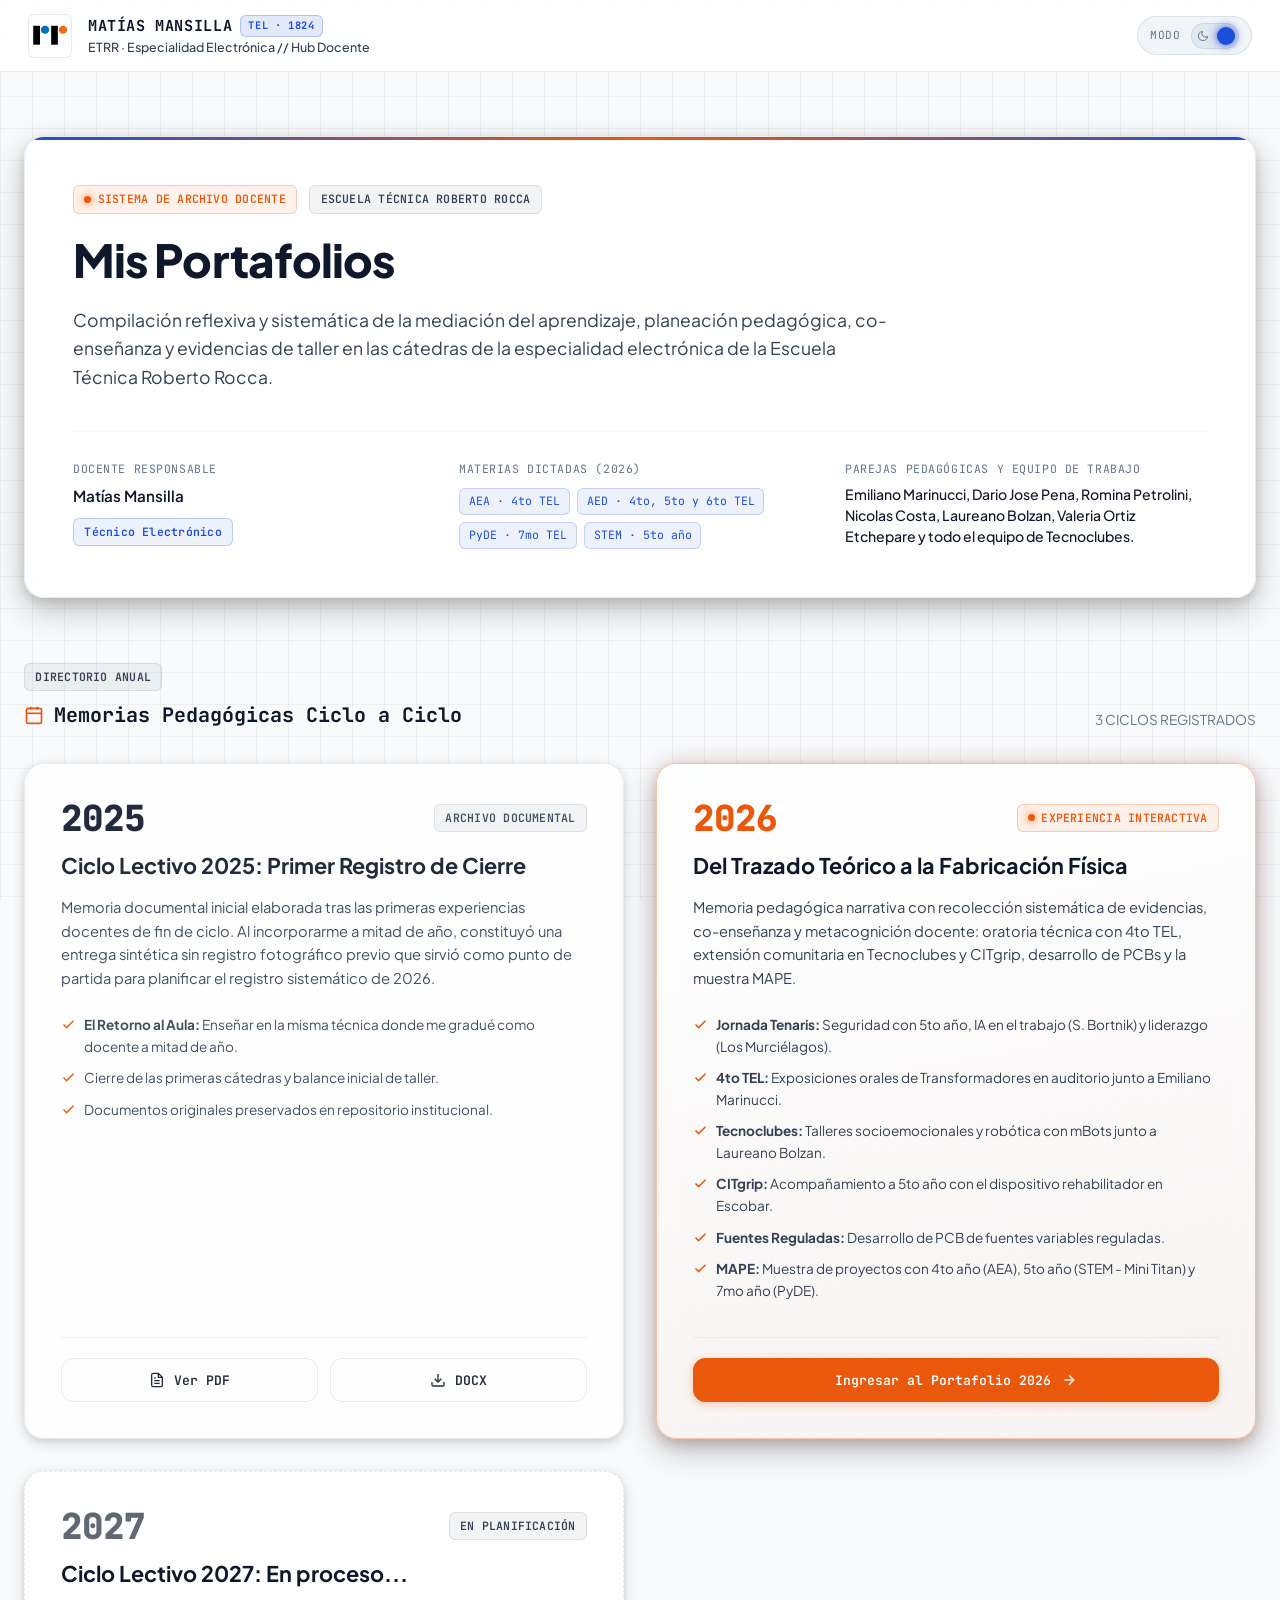
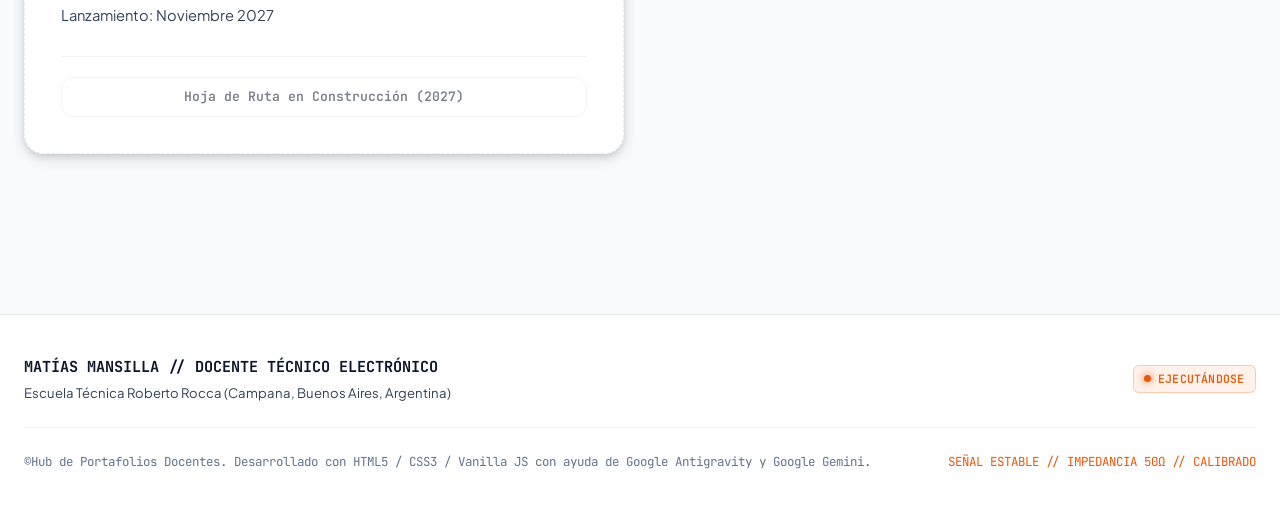
<file: index.html>
<!DOCTYPE html>
<html lang="es">
<head>
  <meta charset="UTF-8">
  <meta name="viewport" content="width=device-width, initial-scale=1.0">
  <title>Mis Portafolios // Matías Mansilla · ETRR</title>
  <meta name="description" content="Centro de archivo docente y memorias pedagógicas anuales de la especialidad electrónica en la Escuela Técnica Roberto Rocca.">

  <!-- Tipografías de Google Fonts -->
  <link rel="preconnect" href="https://fonts.googleapis.com">
  <link rel="preconnect" href="https://fonts.gstatic.com" crossorigin>
  <link href="https://fonts.googleapis.com/css2?family=JetBrains+Mono:wght@400;500;600;700;800&family=Plus+Jakarta+Sans:wght@400;500;600;700;800&display=swap" rel="stylesheet">

  <!-- Estilos Comunes y Específicos del Hub -->
  <link rel="stylesheet" href="./css/common.css">
  <link rel="stylesheet" href="./css/hub.css">

  <!-- Inicialización de Tema -->
  <script src="./js/theme.js"></script>
</head>
<body>

  <!-- =========================================================================
       CABECERA INSTITUCIONAL Y CONTROL DE TEMA
       ========================================================================= -->
  <header class="site-header">
    <div class="header-container">
      <a href="./index.html" class="brand-wrapper" title="Ir al inicio del Hub">
        <img src="./assets/img/Logo ETRR.jpg" alt="Logo Escuela Técnica Roberto Rocca" class="brand-logo-img">
        <div class="brand-text">
          <div class="brand-title">
            <span>MATÍAS MANSILLA</span>
            <span class="brand-tag">TEL · 1824</span>
          </div>
          <div class="brand-subtitle">ETRR · Especialidad Electrónica // Hub Docente</div>
        </div>
      </a>

      <div class="header-actions">
        <!-- Interruptor Electrónico Claro / Oscuro -->
        <div class="theme-switch-box" title="Alternar entre Modo Oscuro (Osciloscopio) y Modo Claro (Datasheet)">
          <span class="theme-switch-label">MODO</span>
          <label class="switch-control" for="theme-toggle-hub">
            <input type="checkbox" id="theme-toggle-hub" data-theme-toggle aria-label="Cambiar tema de color">
            <span class="switch-slider">
              <!-- Luna (Oscuro) -->
              <svg class="switch-icon" viewBox="0 0 24 24" fill="none" stroke="currentColor" stroke-width="2">
                <path d="M21 12.79A9 9 0 1 1 11.21 3 7 7 0 0 0 21 12.79z"></path>
              </svg>
              <!-- Sol (Claro) -->
              <svg class="switch-icon" viewBox="0 0 24 24" fill="none" stroke="currentColor" stroke-width="2">
                <circle cx="12" cy="12" r="5"></circle>
                <line x1="12" y1="1" x2="12" y2="3"></line>
                <line x1="12" y1="21" x2="12" y2="23"></line>
                <line x1="4.22" y1="4.22" x2="5.64" y2="5.64"></line>
                <line x1="18.36" y1="18.36" x2="19.78" y2="19.78"></line>
                <line x1="1" y1="12" x2="3" y2="12"></line>
                <line x1="21" y1="12" x2="23" y2="12"></line>
                <line x1="4.22" y1="19.78" x2="5.64" y2="18.36"></line>
                <line x1="18.36" y1="5.64" x2="19.78" y2="4.22"></line>
              </svg>
            </span>
          </label>
        </div>
      </div>
    </div>
  </header>

  <!-- =========================================================================
       HERO PRINCIPAL CON ESTÉTICA GLASSMORPHISM
       ========================================================================= -->
  <main>
    <section class="hub-hero">
      <div class="hub-hero-card scroll-reveal">
        <div class="hub-hero-header">
          <div class="hub-telemetry-strip">
            <span class="tech-badge orange">
              <span class="status-dot"></span>
              SISTEMA DE ARCHIVO DOCENTE
            </span>
            <span class="tech-badge gray">ESCUELA TÉCNICA ROBERTO ROCCA</span>
          </div>

          <h1 class="hub-title">
            Mis Portafolios
          </h1>

          <p class="hub-subtitle">
            Compilación reflexiva y sistemática de la mediación del aprendizaje, planeación pedagógica, co-enseñanza y evidencias de taller en las cátedras de la especialidad electrónica de la Escuela Técnica Roberto Rocca.
          </p>
        </div>

        <!-- Ficha de Cátedras, Parejas Pedagógicas y Equipo de Trabajo -->
        <div class="teacher-profile-grid">
          <div class="teacher-meta-item">
            <span class="teacher-meta-label">DOCENTE RESPONSABLE</span>
            <span class="teacher-meta-val">Matías Mansilla</span>
            <span class="tech-badge" style="width: fit-content; margin-top: 0.25rem;">
              Técnico Electrónico
            </span>
          </div>

          <div class="teacher-meta-item">
            <span class="teacher-meta-label">MATERIAS DICTADAS (2026)</span>
            <div class="subject-pills">
              <span class="subject-pill" title="Aplicaciones de Electrónica Analógica">AEA · 4to TEL</span>
              <span class="subject-pill" title="Aplicaciones de Electrónica Digital">AED · 4to, 5to y 6to TEL</span>
              <span class="subject-pill" title="Proyecto y Diseño Electrónico">PyDE · 7mo TEL</span>
              <span class="subject-pill" title="Ciencia, Tecnología, Ingeniería y Matemáticas">STEM · 5to año</span>
            </div>
          </div>

          <div class="teacher-meta-item">
            <span class="teacher-meta-label">PAREJAS PEDAGÓGICAS Y EQUIPO DE TRABAJO</span>
            <span class="teacher-meta-val" style="font-size: 0.88rem; font-weight: 500; line-height: 1.5;">
              Emiliano Marinucci, Dario Jose Pena, Romina Petrolini, Nicolas Costa, Laureano Bolzan, Valeria Ortiz Etchepare y todo el equipo de Tecnoclubes.
            </span>
          </div>
        </div>
      </div>
    </section>

    <!-- =========================================================================
         REGISTRO DE PORTAFOLIOS POR CICLO LECTIVO (ORDEN CRONOLÓGICO 2 COLUMNAS)
         ========================================================================= -->
    <section class="portfolios-section">
      <div class="section-heading-box scroll-reveal">
        <div>
          <div class="tech-badge gray" style="margin-bottom: 0.5rem;">DIRECTORIO ANUAL</div>
          <h2 class="section-title">
            <svg width="20" height="20" viewBox="0 0 24 24" fill="none" stroke="var(--accent-orange)" stroke-width="2">
              <rect x="3" y="4" width="18" height="18" rx="2" ry="2"></rect>
              <line x1="16" y1="2" x2="16" y2="6"></line>
              <line x1="8" y1="2" x2="8" y2="6"></line>
              <line x1="3" y1="10" x2="21" y2="10"></line>
            </svg>
            Memorias Pedagógicas Ciclo a Ciclo
          </h2>
        </div>
        <span class="section-count font-mono">3 CICLOS REGISTRADOS</span>
      </div>

      <div class="portfolios-grid scroll-reveal-group">

        <!-- ===================================================================
             CICLO 2025 (PRIMERO EN ORDEN CRONOLÓGICO)
             =================================================================== -->
        <article class="portfolio-card card-archived scroll-reveal">
          <div class="card-top">
            <div class="card-header-bar">
              <span class="card-year-badge">2025</span>
              <span class="tech-badge gray">ARCHIVO DOCUMENTAL</span>
            </div>

            <h3 class="card-title">Ciclo Lectivo 2025: Primer Registro de Cierre</h3>
            <p class="card-desc">
              Memoria documental inicial elaborada tras las primeras experiencias docentes de fin de ciclo. Al incorporarme a mitad de año, constituyó una entrega sintética sin registro fotográfico previo que sirvió como punto de partida para planificar el registro sistemático de 2026.
            </p>

            <ul class="card-highlights">
              <li>
                <svg viewBox="0 0 24 24" fill="none" stroke="currentColor" stroke-width="2.5"><polyline points="20 6 9 17 4 12"></polyline></svg>
                <span><strong>El Retorno al Aula:</strong> Enseñar en la misma técnica donde me gradué como docente a mitad de año.</span>
              </li>
              <li>
                <svg viewBox="0 0 24 24" fill="none" stroke="currentColor" stroke-width="2.5"><polyline points="20 6 9 17 4 12"></polyline></svg>
                <span>Cierre de las primeras cátedras y balance inicial de taller.</span>
              </li>
              <li>
                <svg viewBox="0 0 24 24" fill="none" stroke="currentColor" stroke-width="2.5"><polyline points="20 6 9 17 4 12"></polyline></svg>
                <span>Documentos originales preservados en repositorio institucional.</span>
              </li>
            </ul>
          </div>

          <div class="card-footer-actions">
            <a href="./2025/Portfolio%202025%20-%20Matias%20Mansilla.pdf" target="_blank" class="btn btn-outline" style="flex: 1;">
              <svg width="16" height="16" viewBox="0 0 24 24" fill="none" stroke="currentColor" stroke-width="2">
                <path d="M14 2H6a2 2 0 0 0-2 2v16a2 2 0 0 0 2 2h12a2 2 0 0 0 2-2V8z"></path>
                <polyline points="14 2 14 8 20 8"></polyline>
                <line x1="16" y1="13" x2="8" y2="13"></line>
                <line x1="16" y1="17" x2="8" y2="17"></line>
                <polyline points="10 9 9 9 8 9"></polyline>
              </svg>
              <span>Ver PDF</span>
            </a>
            <a href="./2025/Portfolio%202025%20-%20Matias%20Mansilla.docx" class="btn btn-outline" download style="flex: 1;" title="Descargar copia editable">
              <svg width="16" height="16" viewBox="0 0 24 24" fill="none" stroke="currentColor" stroke-width="2">
                <path d="M21 15v4a2 2 0 0 1-2 2H5a2 2 0 0 1-2-2v-4"></path>
                <polyline points="7 10 12 15 17 10"></polyline>
                <line x1="12" y1="15" x2="12" y2="3"></line>
              </svg>
              <span>DOCX</span>
            </a>
          </div>
        </article>

        <!-- ===================================================================
             CICLO 2026: EXPERIENCIA INTERACTIVA (SEGUNDO EN ORDEN)
             =================================================================== -->
        <article class="portfolio-card card-featured scroll-reveal">
          <div class="card-top">
            <div class="card-header-bar">
              <span class="card-year-badge">2026</span>
              <span class="tech-badge orange">
                <span class="status-dot"></span>
                EXPERIENCIA INTERACTIVA
              </span>
            </div>

            <h3 class="card-title">Del Trazado Teórico a la Fabricación Física</h3>
            <p class="card-desc">
              Memoria pedagógica narrativa con recolección sistemática de evidencias, co-enseñanza y metacognición docente: oratoria técnica con 4to TEL, extensión comunitaria en Tecnoclubes y CITgrip, desarrollo de PCBs y la muestra MAPE.
            </p>

            <ul class="card-highlights">
              <li>
                <svg viewBox="0 0 24 24" fill="none" stroke="currentColor" stroke-width="2.5"><polyline points="20 6 9 17 4 12"></polyline></svg>
                <span><strong>Jornada Tenaris:</strong> Seguridad con 5to año, IA en el trabajo (S. Bortnik) y liderazgo (Los Murciélagos).</span>
              </li>
              <li>
                <svg viewBox="0 0 24 24" fill="none" stroke="currentColor" stroke-width="2.5"><polyline points="20 6 9 17 4 12"></polyline></svg>
                <span><strong>4to TEL:</strong> Exposiciones orales de Transformadores en auditorio junto a Emiliano Marinucci.</span>
              </li>
              <li>
                <svg viewBox="0 0 24 24" fill="none" stroke="currentColor" stroke-width="2.5"><polyline points="20 6 9 17 4 12"></polyline></svg>
                <span><strong>Tecnoclubes:</strong> Talleres socioemocionales y robótica con mBots junto a Laureano Bolzan.</span>
              </li>
              <li>
                <svg viewBox="0 0 24 24" fill="none" stroke="currentColor" stroke-width="2.5"><polyline points="20 6 9 17 4 12"></polyline></svg>
                <span><strong>CITgrip:</strong> Acompañamiento a 5to año con el dispositivo rehabilitador en Escobar.</span>
              </li>
              <li>
                <svg viewBox="0 0 24 24" fill="none" stroke="currentColor" stroke-width="2.5"><polyline points="20 6 9 17 4 12"></polyline></svg>
                <span><strong>Fuentes Reguladas:</strong> Desarrollo de PCB de fuentes variables reguladas.</span>
              </li>
              <li>
                <svg viewBox="0 0 24 24" fill="none" stroke="currentColor" stroke-width="2.5"><polyline points="20 6 9 17 4 12"></polyline></svg>
                <span><strong>MAPE:</strong> Muestra de proyectos con 4to año (AEA), 5to año (STEM - Mini Titan) y 7mo año (PyDE).</span>
              </li>
            </ul>
          </div>

          <div class="card-footer-actions">
            <a href="./2026/index.html" class="btn btn-accent" style="width: 100%;">
              <span>Ingresar al Portafolio 2026</span>
              <svg width="16" height="16" viewBox="0 0 24 24" fill="none" stroke="currentColor" stroke-width="2">
                <line x1="5" y1="12" x2="19" y2="12"></line>
                <polyline points="12 5 19 12 12 19"></polyline>
              </svg>
            </a>
          </div>
        </article>

        <!-- ===================================================================
             CICLO 2027: PROYECCIÓN / ROADMAP (TERCERO EN ORDEN)
             =================================================================== -->
        <article class="portfolio-card card-upcoming scroll-reveal">
          <div class="card-top">
            <div class="card-header-bar">
              <span class="card-year-badge" style="opacity: 0.65;">2027</span>
              <span class="tech-badge gray">EN PLANIFICACIÓN</span>
            </div>

            <h3 class="card-title">Ciclo Lectivo 2027: En proceso...</h3>
            <p class="card-desc">
              Lanzamiento: Noviembre 2027
            </p>
          </div>

          <div class="card-footer-actions">
            <button class="btn btn-outline" disabled style="width: 100%; opacity: 0.55; cursor: not-allowed;">
              <span>Hoja de Ruta en Construcción (2027)</span>
            </button>
          </div>
        </article>

      </div>
    </section>
  </main>

  <!-- =========================================================================
       PIE DE PÁGINA INSTITUCIONAL
       ========================================================================= -->
  <footer class="site-footer">
    <div class="footer-container">
      <div class="footer-top">
        <div>
          <div style="font-family: var(--font-mono); font-weight: 700; font-size: 0.95rem; color: var(--text-primary);">
            MATÍAS MANSILLA // DOCENTE TÉCNICO ELECTRÓNICO
          </div>
          <div style="font-size: 0.82rem; color: var(--text-secondary); margin-top: 0.2rem;">
            Escuela Técnica Roberto Rocca (Campana, Buenos Aires, Argentina)
          </div>
        </div>

        <div style="display: flex; gap: 0.75rem; flex-wrap: wrap; align-items: center;">
          <span class="tech-badge orange">
            <span class="status-dot"></span>
            EJECUTÁNDOSE
          </span>
        </div>
      </div>

      <div class="footer-bottom">
        <div>&copy;Hub de Portafolios Docentes. Desarrollado con HTML5 / CSS3 / Vanilla JS con ayuda de Google Antigravity y Google Gemini.</div>
        <div style="color: var(--accent-orange);">SEÑAL ESTABLE // IMPEDANCIA 50Ω // CALIBRADO </div>
      </div>
    </div>
  </footer>

  <!-- Scripts -->
  <script src="./js/lightbox.js"></script>
  <script src="./js/scroll-effects.js"></script>
</body>
</html>
</file>
<file: css/common.css>
/* ==========================================================================
   CSS COMÚN & SISTEMA DE DISEÑO TÉCNICO
   Hub de Portafolios & Ciclo 2026 - Matías Mansilla (ETRR)
   ========================================================================== */

:root {
  /* Fuentes */
  --font-sans: 'Plus Jakarta Sans', -apple-system, BlinkMacSystemFont, 'Segoe UI', Roboto, Helvetica, Arial, sans-serif;
  --font-mono: 'JetBrains Mono', 'Fira Code', 'SF Mono', Consolas, Menlo, monospace;

  /* Transiciones */
  --transition-fast: 0.18s cubic-bezier(0.16, 1, 0.3, 1);
  --transition-normal: 0.32s cubic-bezier(0.16, 1, 0.3, 1);
  --transition-slow: 0.6s cubic-bezier(0.16, 1, 0.3, 1);

  /* Sombras y elevaciones */
  --shadow-sm: 0 1px 3px rgba(0, 0, 0, 0.12), 0 1px 2px rgba(0, 0, 0, 0.08);
  --shadow-md: 0 4px 14px rgba(0, 0, 0, 0.16), 0 2px 6px rgba(0, 0, 0, 0.08);
  --shadow-lg: 0 12px 32px rgba(0, 0, 0, 0.24), 0 4px 12px rgba(0, 0, 0, 0.12);
  --shadow-glow-blue: 0 0 24px rgba(14, 165, 233, 0.28);
  --shadow-glow-orange: 0 0 24px rgba(249, 115, 22, 0.28);

  /* Radio de bordes */
  --radius-sm: 6px;
  --radius-md: 12px;
  --radius-lg: 20px;
  --radius-full: 9999px;
}

/* --------------------------------------------------------------------------
   MODO OSCURO (POR DEFECTO - Estilo Osciloscopio / PCB Nocturno)
   -------------------------------------------------------------------------- */
:root, [data-theme="dark"] {
  --bg-primary: #0B0F19;
  --bg-secondary: #111827;
  --bg-tertiary: #1E293B;

  --bg-card: rgba(17, 24, 39, 0.72);
  --bg-card-hover: rgba(30, 41, 59, 0.85);
  --bg-card-solid: #131D2E;

  --border-color: rgba(255, 255, 255, 0.08);
  --border-subtle: rgba(255, 255, 255, 0.04);
  --border-highlight: rgba(14, 165, 233, 0.45);
  --border-orange: rgba(249, 115, 22, 0.45);

  --text-primary: #F1F5F9;
  --text-secondary: #94A3B8;
  --text-muted: #64748B;
  --text-inverse: #0B0F19;

  /* Acentos */
  --accent-blue: #0EA5E9;       /* Azul Eléctrico */
  --accent-blue-deep: #2563EB;
  --accent-blue-rgb: 14, 165, 233;

  --accent-orange: #F97316;     /* Naranja Técnico Activo */
  --accent-orange-deep: #EA580C;
  --accent-orange-rgb: 249, 115, 22;

  --accent-green: #10B981;      /* Señal OK / Pasó test */
  --accent-red: #EF4444;        /* Señal Alerta / Falla */

  --grid-line: rgba(255, 255, 255, 0.035);
  --pcb-trace-color: rgba(14, 165, 233, 0.22);
  --pcb-trace-active: #F97316;

  --backdrop-blur: blur(14px);
  --code-bg: rgba(0, 0, 0, 0.45);
}

/* --------------------------------------------------------------------------
   MODO CLARO (Estilo Datasheet / Esquemático Técnico)
   -------------------------------------------------------------------------- */
[data-theme="light"] {
  --bg-primary: #F8FAFC;
  --bg-secondary: #F1F5F9;
  --bg-tertiary: #E2E8F0;

  --bg-card: rgba(255, 255, 255, 0.88);
  --bg-card-hover: rgba(255, 255, 255, 0.98);
  --bg-card-solid: #FFFFFF;

  --border-color: rgba(15, 23, 42, 0.09);
  --border-subtle: rgba(15, 23, 42, 0.05);
  --border-highlight: rgba(29, 78, 216, 0.35);
  --border-orange: rgba(234, 88, 12, 0.35);

  --text-primary: #0F172A;
  --text-secondary: #334155;
  --text-muted: #64748B;
  --text-inverse: #F8FAFC;

  /* Acentos */
  --accent-blue: #1D4ED8;       /* Azul Institucional */
  --accent-blue-deep: #1E40AF;
  --accent-blue-rgb: 29, 78, 216;

  --accent-orange: #EA580C;     /* Naranja Técnico */
  --accent-orange-deep: #C2410C;
  --accent-orange-rgb: 234, 88, 12;

  --accent-green: #059669;
  --accent-red: #DC2626;

  --grid-line: rgba(15, 23, 42, 0.045);
  --pcb-trace-color: rgba(29, 78, 216, 0.15);
  --pcb-trace-active: #EA580C;

  --backdrop-blur: blur(14px);
  --code-bg: rgba(15, 23, 42, 0.05);
}

/* --------------------------------------------------------------------------
   RESET & CONFIGURACIÓN BASE
   -------------------------------------------------------------------------- */
*, *::before, *::after {
  box-sizing: border-box;
  margin: 0;
  padding: 0;
}

html {
  font-size: 16px;
  scroll-behavior: smooth;
  -webkit-font-smoothing: antialiased;
  -moz-osx-font-smoothing: grayscale;
}

body {
  font-family: var(--font-sans);
  background-color: var(--bg-primary);
  color: var(--text-primary);
  line-height: 1.6;
  min-height: 100vh;
  position: relative;
  overflow-x: hidden;
  transition: background-color var(--transition-normal), color var(--transition-normal);
}

/* Fondo con retícula técnica de ingeniería */
body::before {
  content: '';
  position: fixed;
  inset: 0;
  background-image: 
    linear-gradient(to right, var(--grid-line) 1px, transparent 1px),
    linear-gradient(to bottom, var(--grid-line) 1px, transparent 1px);
  background-size: 32px 32px;
  pointer-events: none;
  z-index: 0;
}

/* Barra de scroll estilizada */
::-webkit-scrollbar {
  width: 8px;
  height: 8px;
}
::-webkit-scrollbar-track {
  background: var(--bg-primary);
}
::-webkit-scrollbar-thumb {
  background: var(--bg-tertiary);
  border-radius: var(--radius-full);
}
::-webkit-scrollbar-thumb:hover {
  background: var(--accent-blue);
}

/* Selección de texto */
::selection {
  background: var(--accent-orange);
  color: #FFFFFF;
}

a {
  color: var(--accent-blue);
  text-decoration: none;
  transition: color var(--transition-fast);
}
a:hover {
  color: var(--accent-orange);
}

img, video, svg {
  display: block;
  max-width: 100%;
}

sub {
  font-size: 0.72em;
  line-height: 0;
  position: relative;
  vertical-align: baseline;
  bottom: -0.25em;
  font-family: var(--font-mono);
  font-weight: 600;
}

button {
  font-family: inherit;
  cursor: pointer;
  border: none;
  background: none;
}

/* --------------------------------------------------------------------------
   COMPONENTES GLOBALES: HEADER & NAVEGACIÓN
   -------------------------------------------------------------------------- */
.site-header {
  position: sticky;
  top: 0;
  left: 0;
  width: 100%;
  z-index: 100;
  background-color: var(--bg-card);
  backdrop-filter: var(--backdrop-blur);
  -webkit-backdrop-filter: var(--backdrop-blur);
  border-bottom: 1px solid var(--border-color);
  transition: all var(--transition-normal);
}

.header-container {
  max-width: 1400px;
  margin: 0 auto;
  padding: 0.85rem 1.75rem;
  display: flex;
  align-items: center;
  justify-content: space-between;
  gap: 1.5rem;
}

.brand-wrapper {
  display: flex;
  align-items: center;
  gap: 1rem;
  text-decoration: none;
  color: inherit;
}

.brand-logo-icon {
  width: 42px;
  height: 42px;
  border-radius: var(--radius-md);
  background: linear-gradient(135deg, rgba(var(--accent-blue-rgb), 0.15), rgba(var(--accent-orange-rgb), 0.15));
  border: 1px solid var(--border-highlight);
  display: flex;
  align-items: center;
  justify-content: center;
  color: var(--accent-orange);
  position: relative;
  overflow: hidden;
  flex-shrink: 0;
}

.brand-logo-icon svg {
  width: 24px;
  height: 24px;
  stroke-width: 2.2;
}

.brand-text {
  display: flex;
  flex-direction: column;
}

.brand-title {
  font-family: var(--font-mono);
  font-size: 0.95rem;
  font-weight: 700;
  letter-spacing: 0.04em;
  color: var(--text-primary);
  display: flex;
  align-items: center;
  gap: 0.5rem;
}

.brand-tag {
  font-size: 0.65rem;
  background: rgba(var(--accent-blue-rgb), 0.12);
  color: var(--accent-blue);
  padding: 0.1rem 0.45rem;
  border-radius: var(--radius-sm);
  border: 1px solid rgba(var(--accent-blue-rgb), 0.25);
  font-family: var(--font-mono);
}

.brand-subtitle {
  font-size: 0.78rem;
  color: var(--text-secondary);
  font-weight: 500;
}

.header-actions {
  display: flex;
  align-items: center;
  gap: 1.25rem;
}

/* --------------------------------------------------------------------------
   INTERRUPTOR ELECTRÓNICO (TOGGLE SWITCH CLARO / OSCURO)
   -------------------------------------------------------------------------- */
.theme-switch-box {
  display: flex;
  align-items: center;
  gap: 0.65rem;
  padding: 0.35rem 0.75rem;
  background: var(--bg-secondary);
  border: 1px solid var(--border-color);
  border-radius: var(--radius-full);
}

.theme-switch-label {
  font-family: var(--font-mono);
  font-size: 0.7rem;
  color: var(--text-muted);
  text-transform: uppercase;
  letter-spacing: 0.05em;
  user-select: none;
}

.switch-control {
  position: relative;
  display: inline-block;
  width: 48px;
  height: 26px;
}

.switch-control input {
  opacity: 0;
  width: 0;
  height: 0;
}

.switch-slider {
  position: absolute;
  cursor: pointer;
  inset: 0;
  background-color: var(--bg-tertiary);
  border: 1px solid var(--border-color);
  transition: var(--transition-fast);
  border-radius: 30px;
  display: flex;
  align-items: center;
  justify-content: space-between;
  padding: 0 5px;
}

.switch-slider::before {
  position: absolute;
  content: "";
  height: 18px;
  width: 18px;
  left: 3px;
  bottom: 3px;
  background-color: var(--accent-orange);
  box-shadow: 0 0 10px var(--accent-orange);
  transition: var(--transition-fast);
  border-radius: 50%;
  z-index: 2;
}

/* Estado activo / claro */
[data-theme="light"] .switch-slider::before {
  transform: translateX(22px);
  background-color: var(--accent-blue);
  box-shadow: 0 0 10px var(--accent-blue);
}

.switch-icon {
  width: 12px;
  height: 12px;
  stroke: var(--text-muted);
  z-index: 1;
}

/* --------------------------------------------------------------------------
   CHIPS & BADGES TÉCNICOS
   -------------------------------------------------------------------------- */
.tech-badge {
  display: inline-flex;
  align-items: center;
  gap: 0.4rem;
  font-family: var(--font-mono);
  font-size: 0.72rem;
  font-weight: 600;
  padding: 0.25rem 0.65rem;
  border-radius: var(--radius-sm);
  background: rgba(var(--accent-blue-rgb), 0.08);
  color: var(--accent-blue);
  border: 1px solid rgba(var(--accent-blue-rgb), 0.22);
  letter-spacing: 0.02em;
}

.tech-badge.orange {
  background: rgba(var(--accent-orange-rgb), 0.08);
  color: var(--accent-orange);
  border-color: rgba(var(--accent-orange-rgb), 0.25);
}

.tech-badge.green {
  background: rgba(16, 185, 129, 0.08);
  color: var(--accent-green);
  border-color: rgba(16, 185, 129, 0.25);
}

.tech-badge.gray {
  background: var(--code-bg);
  color: var(--text-secondary);
  border-color: var(--border-color);
}

.status-dot {
  width: 7px;
  height: 7px;
  border-radius: 50%;
  background-color: currentColor;
  box-shadow: 0 0 8px currentColor;
  animation: pulse-dot 2s infinite ease-in-out;
}

@keyframes pulse-dot {
  0%, 100% { opacity: 1; transform: scale(1); }
  50% { opacity: 0.4; transform: scale(0.85); }
}

/* --------------------------------------------------------------------------
   BOTONES TÉCNICOS
   -------------------------------------------------------------------------- */
.btn {
  display: inline-flex;
  align-items: center;
  justify-content: center;
  gap: 0.6rem;
  font-family: var(--font-mono);
  font-size: 0.82rem;
  font-weight: 600;
  padding: 0.65rem 1.25rem;
  border-radius: var(--radius-md);
  text-decoration: none;
  transition: all var(--transition-fast);
  white-space: nowrap;
}

.btn-primary {
  background: var(--accent-blue);
  color: #FFFFFF;
  border: 1px solid var(--accent-blue);
  box-shadow: 0 2px 10px rgba(var(--accent-blue-rgb), 0.3);
}
.btn-primary:hover {
  background: var(--accent-blue-deep);
  color: #FFFFFF;
  transform: translateY(-2px);
  box-shadow: 0 4px 16px rgba(var(--accent-blue-rgb), 0.45);
}

.btn-accent {
  background: var(--accent-orange);
  color: #FFFFFF;
  border: 1px solid var(--accent-orange);
  box-shadow: 0 2px 10px rgba(var(--accent-orange-rgb), 0.3);
}
.btn-accent:hover {
  background: var(--accent-orange-deep);
  color: #FFFFFF;
  transform: translateY(-2px);
  box-shadow: 0 4px 18px rgba(var(--accent-orange-rgb), 0.5);
}

.btn-outline {
  background: transparent;
  color: var(--text-primary);
  border: 1px solid var(--border-color);
}
.btn-outline:hover {
  border-color: var(--accent-blue);
  color: var(--accent-blue);
  background: rgba(var(--accent-blue-rgb), 0.05);
}

/* --------------------------------------------------------------------------
   LIGHTBOX / MODAL UNIVERSAL
   -------------------------------------------------------------------------- */
.lightbox-overlay {
  position: fixed;
  inset: 0;
  background: rgba(5, 8, 15, 0.88);
  backdrop-filter: blur(16px);
  -webkit-backdrop-filter: blur(16px);
  z-index: 1000;
  display: flex;
  align-items: center;
  justify-content: center;
  opacity: 0;
  visibility: hidden;
  transition: opacity var(--transition-normal), visibility var(--transition-normal);
  padding: 2rem;
}

.lightbox-overlay.active {
  opacity: 1;
  visibility: visible;
}

.lightbox-content {
  max-width: 90vw;
  max-height: 88vh;
  position: relative;
  background: var(--bg-secondary);
  border: 1px solid var(--border-highlight);
  border-radius: var(--radius-lg);
  overflow: hidden;
  display: flex;
  flex-direction: column;
  box-shadow: var(--shadow-lg), 0 0 30px rgba(var(--accent-blue-rgb), 0.25);
  animation: modal-pop 0.25s cubic-bezier(0.16, 1, 0.3, 1);
}

@keyframes modal-pop {
  from { transform: scale(0.95); opacity: 0; }
  to { transform: scale(1); opacity: 1; }
}

.lightbox-header {
  display: flex;
  align-items: center;
  justify-content: space-between;
  padding: 0.85rem 1.25rem;
  background: var(--bg-card);
  border-bottom: 1px solid var(--border-color);
}

.lightbox-title {
  font-family: var(--font-mono);
  font-size: 0.85rem;
  color: var(--text-primary);
  display: flex;
  align-items: center;
  gap: 0.5rem;
}

.lightbox-close-btn {
  width: 32px;
  height: 32px;
  border-radius: var(--radius-sm);
  border: 1px solid var(--border-color);
  color: var(--text-secondary);
  display: flex;
  align-items: center;
  justify-content: center;
  transition: all var(--transition-fast);
}
.lightbox-close-btn:hover {
  background: var(--accent-red);
  color: #FFFFFF;
  border-color: var(--accent-red);
}

.lightbox-body {
  padding: 1.5rem;
  display: flex;
  flex-direction: column;
  align-items: center;
  justify-content: center;
  overflow-y: auto;
}

.lightbox-media-container {
  max-width: 100%;
  max-height: 65vh;
  display: flex;
  align-items: center;
  justify-content: center;
}

.lightbox-media-container img, 
.lightbox-media-container svg {
  max-height: 65vh;
  object-fit: contain;
  border-radius: var(--radius-sm);
}

.lightbox-caption {
  margin-top: 1rem;
  font-size: 0.88rem;
  color: var(--text-secondary);
  text-align: center;
  max-width: 650px;
}

/* --------------------------------------------------------------------------
   MEDIA PLACEHOLDERS TÉCNICOS INTERACTIVOS
   -------------------------------------------------------------------------- */
.tech-placeholder {
  width: 100%;
  background: var(--bg-secondary);
  border: 1px dashed var(--border-highlight);
  border-radius: var(--radius-md);
  padding: 1.75rem 1.25rem;
  display: flex;
  flex-direction: column;
  align-items: center;
  justify-content: center;
  text-align: center;
  gap: 0.75rem;
  cursor: pointer;
  position: relative;
  overflow: hidden;
  transition: all var(--transition-normal);
}

.tech-placeholder:hover {
  border-style: solid;
  border-color: var(--accent-orange);
  background: rgba(var(--accent-orange-rgb), 0.04);
  transform: translateY(-2px);
}

.tech-placeholder::before {
  content: 'ESQUEMÁTICO // MEDIA PENDING';
  position: absolute;
  top: 8px;
  left: 12px;
  font-family: var(--font-mono);
  font-size: 0.62rem;
  color: var(--text-muted);
  letter-spacing: 0.06em;
}

.tech-placeholder-icon {
  width: 48px;
  height: 48px;
  color: var(--accent-blue);
  opacity: 0.85;
}

.tech-placeholder:hover .tech-placeholder-icon {
  color: var(--accent-orange);
  transform: scale(1.08);
  transition: transform var(--transition-fast);
}

.tech-placeholder-title {
  font-family: var(--font-mono);
  font-size: 0.88rem;
  font-weight: 700;
  color: var(--text-primary);
}

.tech-placeholder-desc {
  font-size: 0.78rem;
  color: var(--text-secondary);
  max-width: 400px;
}

.tech-placeholder-action {
  font-family: var(--font-mono);
  font-size: 0.72rem;
  color: var(--accent-orange);
  display: flex;
  align-items: center;
  gap: 0.35rem;
  margin-top: 0.25rem;
}

/* --------------------------------------------------------------------------
   INTEGRACIÓN MULTIMEDIA DIRECTA (FOTOS Y VIDEOS "IMPORTANTE")
   -------------------------------------------------------------------------- */
.important-media-box {
  width: 100%;
  border-radius: var(--radius-md);
  overflow: hidden;
  border: 1px solid var(--border-highlight);
  background: var(--bg-card-solid);
  position: relative;
  transition: all var(--transition-normal);
  cursor: pointer;
}

.important-media-box:hover {
  border-color: var(--accent-orange);
  box-shadow: 0 4px 20px rgba(var(--accent-orange-rgb), 0.25);
  transform: translateY(-2px);
}

.important-media-box img {
  width: 100%;
  height: 100%;
  max-height: 480px;
  object-fit: cover;
  display: block;
}

.important-media-box video {
  width: 100%;
  max-height: 480px;
  background: #000;
  display: block;
}

.important-media-caption {
  padding: 0.65rem 0.9rem;
  font-family: var(--font-mono);
  font-size: 0.75rem;
  color: var(--text-secondary);
  background: var(--bg-card);
  border-top: 1px solid var(--border-subtle);
  display: flex;
  align-items: center;
  justify-content: space-between;
  gap: 0.5rem;
}

.important-media-caption .tag {
  color: var(--accent-orange);
  font-weight: 700;
}

.media-grid-2 {
  display: grid;
  grid-template-columns: repeat(auto-fit, minmax(280px, 1fr));
  gap: 1rem;
  margin-top: 1rem;
}

.media-grid-3 {
  display: grid;
  grid-template-columns: repeat(auto-fit, minmax(220px, 1fr));
  gap: 1rem;
  margin-top: 1rem;
}

/* --------------------------------------------------------------------------
   CARRUSEL TEMPORIZADO INTERACTIVO (LTSPICE Y KICAD)
   -------------------------------------------------------------------------- */
.mini-carousel-container {
  position: relative;
  width: 100%;
  border-radius: var(--radius-md);
  border: 1px solid var(--border-highlight);
  background: var(--bg-card-solid);
  overflow: hidden;
  box-shadow: var(--shadow-sm);
}

.mini-carousel-track {
  position: relative;
  width: 100%;
  height: 320px;
  overflow: hidden;
}

.mini-carousel-slide {
  position: absolute;
  inset: 0;
  opacity: 0;
  visibility: hidden;
  transition: opacity 0.5s ease-in-out, visibility 0.5s;
  display: flex;
  align-items: center;
  justify-content: center;
  background: #000;
  cursor: pointer;
}

.mini-carousel-slide.active {
  opacity: 1;
  visibility: visible;
  z-index: 2;
}

.mini-carousel-slide img {
  width: 100%;
  height: 100%;
  object-fit: contain;
}

.mini-carousel-nav-btn {
  position: absolute;
  top: 50%;
  transform: translateY(-50%);
  z-index: 10;
  width: 36px;
  height: 36px;
  border-radius: var(--radius-full);
  background: rgba(11, 15, 25, 0.75);
  border: 1px solid var(--border-color);
  color: #FFFFFF;
  display: flex;
  align-items: center;
  justify-content: center;
  cursor: pointer;
  transition: all var(--transition-fast);
  backdrop-filter: blur(4px);
}

.mini-carousel-nav-btn:hover {
  background: var(--accent-orange);
  border-color: var(--accent-orange);
}

.mini-carousel-nav-btn.prev { left: 10px; }
.mini-carousel-nav-btn.next { right: 10px; }

.mini-carousel-dots {
  position: absolute;
  bottom: 10px;
  left: 50%;
  transform: translateX(-50%);
  z-index: 10;
  display: flex;
  gap: 6px;
}

.mini-carousel-dot {
  width: 8px;
  height: 8px;
  border-radius: var(--radius-full);
  background: rgba(255, 255, 255, 0.4);
  cursor: pointer;
  transition: all var(--transition-fast);
}

.mini-carousel-dot.active {
  background: var(--accent-orange);
  width: 20px;
  border-radius: var(--radius-sm);
}

/* --------------------------------------------------------------------------
   GALERÍAS DESPLEGABLES AL FINAL DE CADA SECCIÓN
   -------------------------------------------------------------------------- */
.section-gallery-wrapper {
  margin-top: 1.75rem;
  padding-top: 1.25rem;
  border-top: 1px dashed var(--border-color);
}

.gallery-toggle-btn {
  width: 100%;
  display: flex;
  align-items: center;
  justify-content: center;
  gap: 0.65rem;
  padding: 0.75rem 1.25rem;
  font-family: var(--font-mono);
  font-size: 0.8rem;
  font-weight: 600;
  color: var(--text-primary);
  background: var(--bg-card);
  border: 1px solid var(--border-color);
  border-radius: var(--radius-md);
  transition: all var(--transition-fast);
}

.gallery-toggle-btn:hover {
  border-color: var(--accent-orange);
  color: var(--accent-orange);
  background: rgba(var(--accent-orange-rgb), 0.05);
}

.gallery-toggle-btn svg.chevron-icon {
  transition: transform var(--transition-normal);
}

.gallery-toggle-btn.active svg.chevron-icon {
  transform: rotate(180deg);
}

.gallery-drawer-content {
  display: none;
  margin-top: 1rem;
  padding: 1.25rem;
  background: var(--bg-secondary);
  border-radius: var(--radius-md);
  border: 1px solid var(--border-color);
  animation: fadeIn 0.3s ease;
}

.gallery-drawer-content.open {
  display: block;
}

.gallery-thumbs-grid {
  display: grid;
  grid-template-columns: repeat(auto-fill, minmax(130px, 1fr));
  gap: 0.75rem;
}

.gallery-thumb-item {
  aspect-ratio: 4/3;
  border-radius: var(--radius-sm);
  overflow: hidden;
  border: 1px solid var(--border-subtle);
  background: #000;
  cursor: pointer;
  position: relative;
  transition: all var(--transition-fast);
}

.gallery-thumb-item:hover {
  transform: scale(1.05);
  border-color: var(--accent-orange);
  box-shadow: 0 4px 14px rgba(var(--accent-orange-rgb), 0.3);
  z-index: 2;
}

.gallery-thumb-item img {
  width: 100%;
  height: 100%;
  object-fit: cover;
}

.gallery-thumb-item.video-item::after {
  content: '▶';
  position: absolute;
  inset: 0;
  display: flex;
  align-items: center;
  justify-content: center;
  background: rgba(0, 0, 0, 0.45);
  color: #FFFFFF;
  font-size: 1.2rem;
  pointer-events: none;
}

/* Footer global */
.site-footer {
  border-top: 1px solid var(--border-color);
  background: var(--bg-card);
  backdrop-filter: var(--backdrop-blur);
  padding: 2.5rem 1.5rem;
  margin-top: 5rem;
  position: relative;
  z-index: 10;
}

.footer-container {
  max-width: 1400px;
  margin: 0 auto;
  display: flex;
  flex-direction: column;
  gap: 1.5rem;
}

.footer-top {
  display: flex;
  flex-wrap: wrap;
  align-items: center;
  justify-content: space-between;
  gap: 1.5rem;
}

.footer-bottom {
  display: flex;
  flex-wrap: wrap;
  align-items: center;
  justify-content: space-between;
  gap: 1rem;
  padding-top: 1.5rem;
  border-top: 1px solid var(--border-subtle);
  font-size: 0.78rem;
  color: var(--text-muted);
  font-family: var(--font-mono);
}

/* Responsive */
@media (max-width: 768px) {
  .header-container {
    padding: 0.75rem 1rem;
  }
  .brand-subtitle {
    display: none;
  }
  .theme-switch-label {
    display: none;
  }
}
</file>
<file: css/hub.css>
/* ==========================================================================
   CSS ESPECÍFICO DEL HUB PRINCIPAL (GLASSMORPHISM & CENTRO DE ARCHIVO)
   Hub de Portafolios - Matías Mansilla (ETRR)
   ========================================================================== */

/* Hero Section */
.hub-hero {
  padding: 4rem 1.5rem 3rem 1.5rem;
  max-width: 1300px;
  margin: 0 auto;
  position: relative;
  z-index: 1;
}

.hub-hero-card {
  background: var(--bg-card);
  backdrop-filter: var(--backdrop-blur);
  -webkit-backdrop-filter: var(--backdrop-blur);
  border: 1px solid var(--border-color);
  border-radius: var(--radius-lg);
  padding: 3rem;
  box-shadow: var(--shadow-lg);
  position: relative;
  overflow: hidden;
  transition: all var(--transition-normal);
}

.hub-hero-card::before {
  content: '';
  position: absolute;
  top: 0;
  left: 0;
  right: 0;
  height: 3px;
  background: linear-gradient(90deg, var(--accent-blue), var(--accent-orange), var(--accent-blue));
}

.hub-hero-header {
  display: flex;
  flex-direction: column;
  gap: 1.25rem;
  margin-bottom: 2.5rem;
}

.hub-telemetry-strip {
  display: flex;
  flex-wrap: wrap;
  align-items: center;
  gap: 0.75rem;
}

.hub-title {
  font-size: clamp(2rem, 4vw, 2.85rem);
  font-weight: 800;
  letter-spacing: -0.02em;
  line-height: 1.15;
  color: var(--text-primary);
}

.hub-title span {
  color: var(--accent-orange);
  position: relative;
  display: inline-block;
}

.hub-subtitle {
  font-size: 1.1rem;
  color: var(--text-secondary);
  max-width: 820px;
  line-height: 1.6;
}

/* Ficha del Docente / Cátedras */
.teacher-profile-grid {
  display: grid;
  grid-template-columns: repeat(auto-fit, minmax(280px, 1fr));
  gap: 1.5rem;
  padding-top: 1.75rem;
  border-top: 1px solid var(--border-subtle);
}

.teacher-meta-item {
  display: flex;
  flex-direction: column;
  gap: 0.35rem;
}

.teacher-meta-label {
  font-family: var(--font-mono);
  font-size: 0.72rem;
  text-transform: uppercase;
  letter-spacing: 0.05em;
  color: var(--text-muted);
}

.teacher-meta-val {
  font-size: 0.95rem;
  font-weight: 600;
  color: var(--text-primary);
}

.subject-pills {
  display: flex;
  flex-wrap: wrap;
  gap: 0.45rem;
  margin-top: 0.25rem;
}

.subject-pill {
  font-family: var(--font-mono);
  font-size: 0.72rem;
  padding: 0.2rem 0.55rem;
  border-radius: var(--radius-sm);
  background: rgba(var(--accent-blue-rgb), 0.08);
  border: 1px solid rgba(var(--accent-blue-rgb), 0.2);
  color: var(--accent-blue);
}

/* Grilla de Portafolios Anuales (Glassmorphism Cards) */
.portfolios-section {
  max-width: 1300px;
  margin: 0 auto;
  padding: 1rem 1.5rem 5rem 1.5rem;
  position: relative;
  z-index: 1;
}

.section-heading-box {
  display: flex;
  flex-wrap: wrap;
  align-items: flex-end;
  justify-content: space-between;
  gap: 1rem;
  margin-bottom: 2rem;
}

.section-title {
  font-family: var(--font-mono);
  font-size: 1.25rem;
  font-weight: 700;
  color: var(--text-primary);
  display: flex;
  align-items: center;
  gap: 0.65rem;
}

.section-count {
  font-size: 0.85rem;
  color: var(--text-muted);
}

.brand-logo-img {
  width: 44px;
  height: 44px;
  object-fit: contain;
  border-radius: var(--radius-sm);
  background: #FFFFFF;
  padding: 3px;
  border: 1px solid var(--border-color);
}

.portfolios-grid {
  display: grid;
  grid-template-columns: repeat(2, 1fr);
  gap: 2rem;
}

/* Tarjeta individual de portafolio */
.portfolio-card {
  background: var(--bg-card);
  backdrop-filter: var(--backdrop-blur);
  -webkit-backdrop-filter: var(--backdrop-blur);
  border: 1px solid var(--border-color);
  border-radius: var(--radius-lg);
  padding: 2.25rem;
  display: flex;
  flex-direction: column;
  justify-content: space-between;
  gap: 1.75rem;
  box-shadow: var(--shadow-md);
  position: relative;
  transition: all var(--transition-normal);
  overflow: hidden;
}

.portfolio-card:hover {
  transform: translateY(-4px);
  border-color: var(--border-highlight);
  box-shadow: var(--shadow-lg), var(--shadow-glow-blue);
}

/* Tarjeta 2026 Destacada (Flagship) */
.portfolio-card.card-featured {
  border-color: var(--border-orange);
  background: linear-gradient(170deg, var(--bg-card), rgba(var(--accent-orange-rgb), 0.04));
  box-shadow: var(--shadow-lg), 0 0 24px rgba(var(--accent-orange-rgb), 0.15);
}

.portfolio-card.card-featured:hover {
  border-color: var(--accent-orange);
  box-shadow: var(--shadow-lg), var(--shadow-glow-orange);
}

.card-top {
  display: flex;
  flex-direction: column;
  gap: 1rem;
}

.card-header-bar {
  display: flex;
  align-items: center;
  justify-content: space-between;
  gap: 0.5rem;
}

.card-year-badge {
  font-family: var(--font-mono);
  font-size: 2.25rem;
  font-weight: 800;
  line-height: 1;
  color: var(--text-primary);
  letter-spacing: -0.03em;
}

.portfolio-card.card-featured .card-year-badge {
  color: var(--accent-orange);
}

.card-title {
  font-size: 1.35rem;
  font-weight: 700;
  color: var(--text-primary);
  line-height: 1.3;
}

.card-desc {
  font-size: 0.92rem;
  color: var(--text-secondary);
  line-height: 1.6;
}

/* Lista de Hitos / Tags de la tarjeta */
.card-highlights {
  list-style: none;
  display: flex;
  flex-direction: column;
  gap: 0.6rem;
  margin: 0.5rem 0;
}

.card-highlights li {
  font-size: 0.85rem;
  color: var(--text-secondary);
  display: flex;
  align-items: flex-start;
  gap: 0.5rem;
}

.card-highlights li svg {
  flex-shrink: 0;
  width: 15px;
  height: 15px;
  margin-top: 3px;
  color: var(--accent-orange);
}

.card-footer-actions {
  display: flex;
  flex-wrap: wrap;
  gap: 0.75rem;
  padding-top: 1.25rem;
  border-top: 1px solid var(--border-subtle);
}

/* Tarjeta Archivada / Planificación */
.portfolio-card.card-archived {
  opacity: 0.92;
}

.portfolio-card.card-upcoming {
  border-style: dashed;
}

/* Responsive Hub */
@media (max-width: 768px) {
  .hub-hero {
    padding: 2rem 1rem;
  }
  .hub-hero-card {
    padding: 1.75rem;
  }
  .portfolios-grid {
    grid-template-columns: 1fr;
  }
  .portfolio-card {
    padding: 1.5rem;
  }
}
</file>
